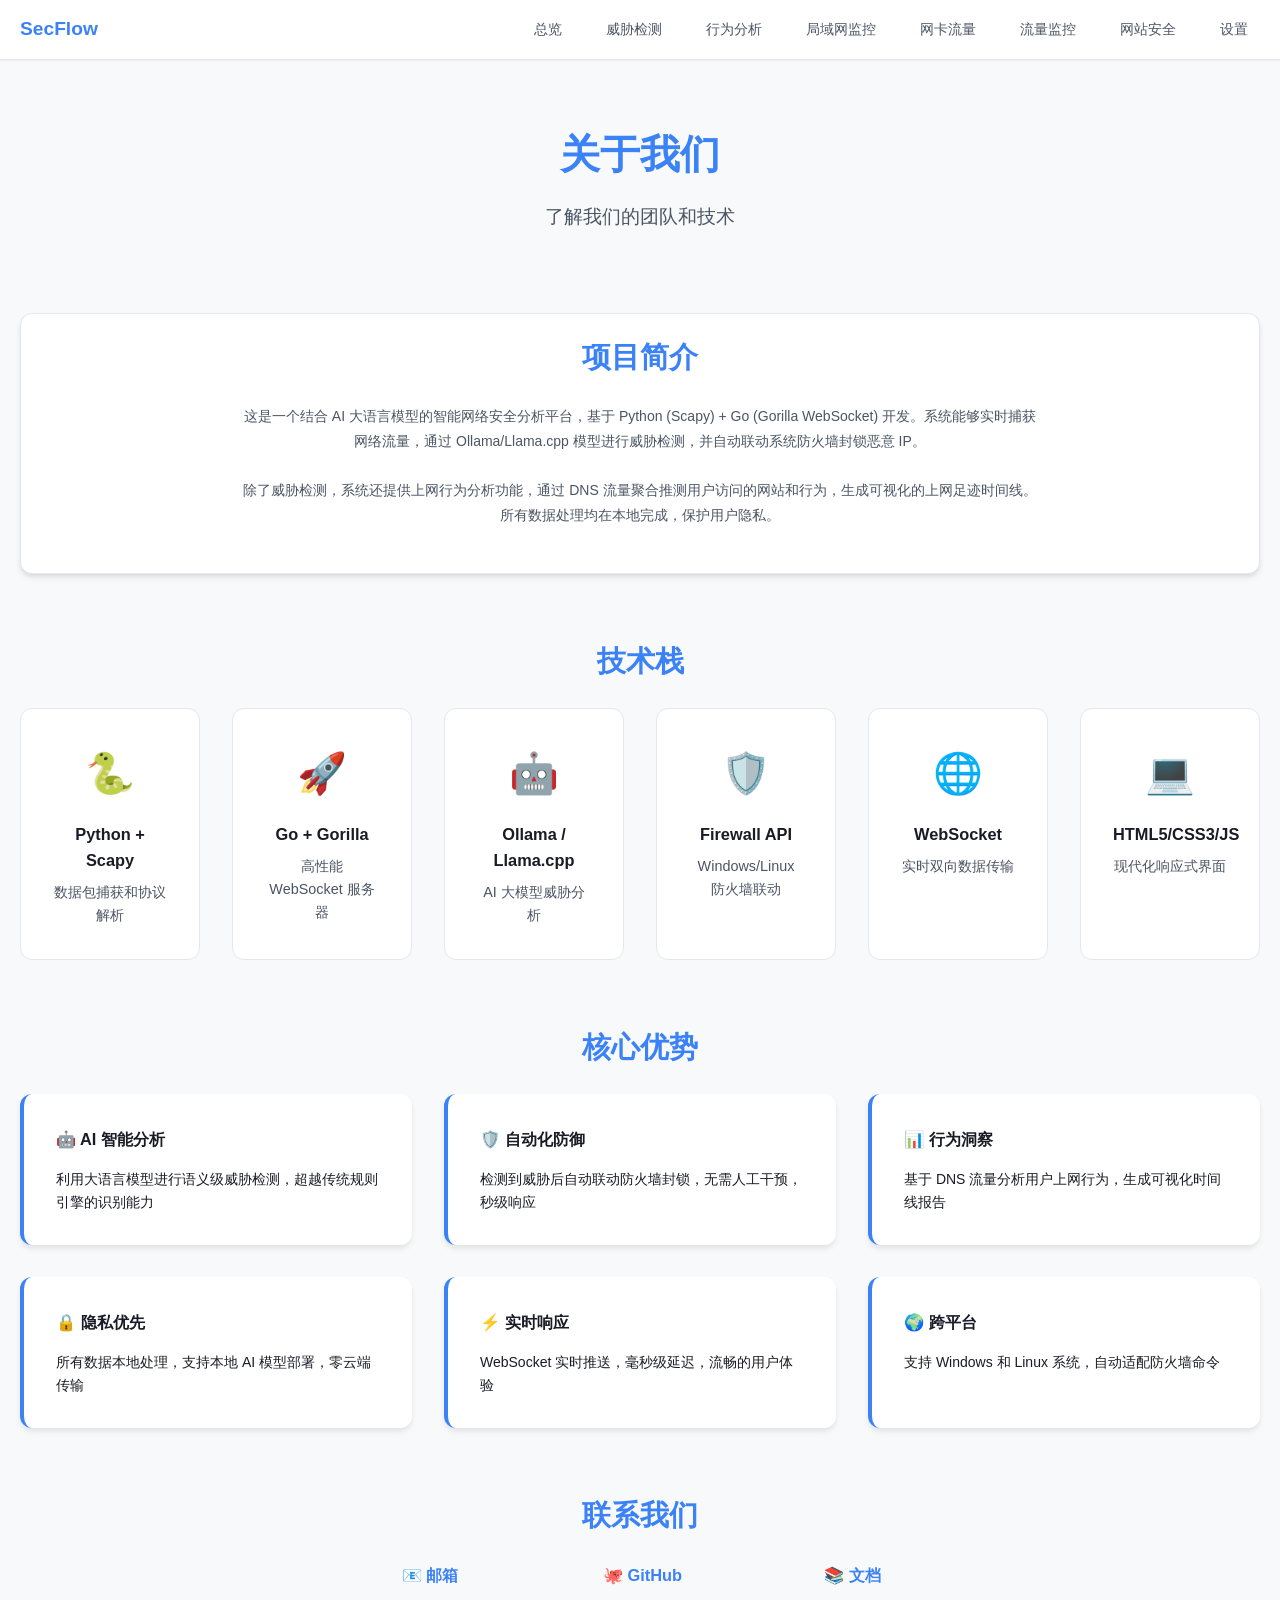
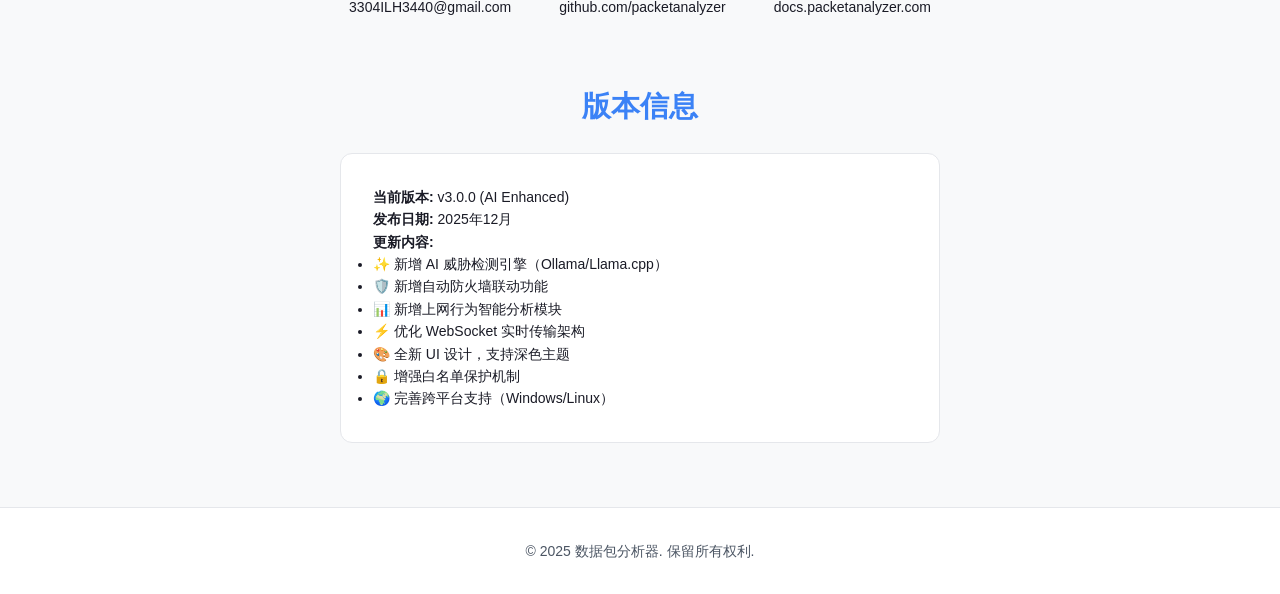
<file: static/about.html>
<!DOCTYPE html>
<html lang="zh-CN">

<head>
    <meta charset="UTF-8">
    <meta name="viewport" content="width=device-width, initial-scale=1.0">
    <title>关于我们 - 数据包分析器</title>
    <link rel="stylesheet" href="style.css">
</head>

<body>
    <nav class="navbar">
        <div class="nav-container">
            <div class="nav-logo">
                <h2>SecFlow</h2>
            </div>
            <ul class="nav-menu">
                <li><a href="index.html" class="nav-link">总览</a></li>
                <li><a href="analyzer.html" class="nav-link">威胁检测</a></li>
                <li><a href="report.html" class="nav-link">行为分析</a></li>
                <li><a href="lan_monitor.html" class="nav-link">局域网监控</a></li>
                <li><a href="nic_traffic.html" class="nav-link">网卡流量</a></li>
                <li><a href="traffic_monitor.html" class="nav-link">流量监控</a></li>
                <li><a href="website_security.html" class="nav-link">网站安全</a></li>
                <li><a href="settings.html" class="nav-link">设置</a></li>
            </ul>
        </div>
    </nav>

    <div class="container">
        <section class="page-header">
            <h1>关于我们</h1>
            <p>了解我们的团队和技术</p>
        </section>

        <section class="about-content">
            <div class="about-section">
                <h2>项目简介</h2>
                <p>这是一个结合 AI 大语言模型的智能网络安全分析平台，基于 Python (Scapy) + Go (Gorilla WebSocket) 开发。系统能够实时捕获网络流量，通过
                    Ollama/Llama.cpp 模型进行威胁检测，并自动联动系统防火墙封锁恶意 IP。</p>
                <p>除了威胁检测，系统还提供上网行为分析功能，通过 DNS 流量聚合推测用户访问的网站和行为，生成可视化的上网足迹时间线。所有数据处理均在本地完成，保护用户隐私。</p>
            </div>

            <div class="tech-stack">
                <h2>技术栈</h2>
                <div class="tech-grid">
                    <div class="tech-item">
                        <div class="tech-icon">🐍</div>
                        <h3>Python + Scapy</h3>
                        <p>数据包捕获和协议解析</p>
                    </div>
                    <div class="tech-item">
                        <div class="tech-icon">🚀</div>
                        <h3>Go + Gorilla</h3>
                        <p>高性能 WebSocket 服务器</p>
                    </div>
                    <div class="tech-item">
                        <div class="tech-icon">🤖</div>
                        <h3>Ollama / Llama.cpp</h3>
                        <p>AI 大模型威胁分析</p>
                    </div>
                    <div class="tech-item">
                        <div class="tech-icon">🛡️</div>
                        <h3>Firewall API</h3>
                        <p>Windows/Linux 防火墙联动</p>
                    </div>
                    <div class="tech-item">
                        <div class="tech-icon">🌐</div>
                        <h3>WebSocket</h3>
                        <p>实时双向数据传输</p>
                    </div>
                    <div class="tech-item">
                        <div class="tech-icon">💻</div>
                        <h3>HTML5/CSS3/JS</h3>
                        <p>现代化响应式界面</p>
                    </div>
                </div>
            </div>

            <div class="features-overview">
                <h2>核心优势</h2>
                <div class="advantages-grid">
                    <div class="advantage-item">
                        <h3>🤖 AI 智能分析</h3>
                        <p>利用大语言模型进行语义级威胁检测，超越传统规则引擎的识别能力</p>
                    </div>
                    <div class="advantage-item">
                        <h3>🛡️ 自动化防御</h3>
                        <p>检测到威胁后自动联动防火墙封锁，无需人工干预，秒级响应</p>
                    </div>
                    <div class="advantage-item">
                        <h3>📊 行为洞察</h3>
                        <p>基于 DNS 流量分析用户上网行为，生成可视化时间线报告</p>
                    </div>
                    <div class="advantage-item">
                        <h3>🔒 隐私优先</h3>
                        <p>所有数据本地处理，支持本地 AI 模型部署，零云端传输</p>
                    </div>
                    <div class="advantage-item">
                        <h3>⚡ 实时响应</h3>
                        <p>WebSocket 实时推送，毫秒级延迟，流畅的用户体验</p>
                    </div>
                    <div class="advantage-item">
                        <h3>🌍 跨平台</h3>
                        <p>支持 Windows 和 Linux 系统，自动适配防火墙命令</p>
                    </div>
                </div>
            </div>

            <div class="contact-section">
                <h2>联系我们</h2>
                <div class="contact-info">
                    <div class="contact-item">
                        <h3>📧 邮箱</h3>
                        <p>3304ILH3440@gmail.com</p>
                    </div>
                    <div class="contact-item">
                        <h3>🐙 GitHub</h3>
                        <p>github.com/packetanalyzer</p>
                    </div>
                    <div class="contact-item">
                        <h3>📚 文档</h3>
                        <p>docs.packetanalyzer.com</p>
                    </div>
                </div>
            </div>

            <div class="version-info">
                <h2>版本信息</h2>
                <div class="version-details">
                    <p><strong>当前版本:</strong> v3.0.0 (AI Enhanced)</p>
                    <p><strong>发布日期:</strong> 2025年12月</p>
                    <p><strong>更新内容:</strong></p>
                    <ul>
                        <li>✨ 新增 AI 威胁检测引擎（Ollama/Llama.cpp）</li>
                        <li>🛡️ 新增自动防火墙联动功能</li>
                        <li>📊 新增上网行为智能分析模块</li>
                        <li>⚡ 优化 WebSocket 实时传输架构</li>
                        <li>🎨 全新 UI 设计，支持深色主题</li>
                        <li>🔒 增强白名单保护机制</li>
                        <li>🌍 完善跨平台支持（Windows/Linux）</li>
                    </ul>
                </div>
            </div>
        </section>
    </div>

    <footer class="footer">
        <div class="footer-content">
            <p>&copy; 2025 数据包分析器. 保留所有权利.</p>
        </div>
    </footer>
</body>

</html>
</file>
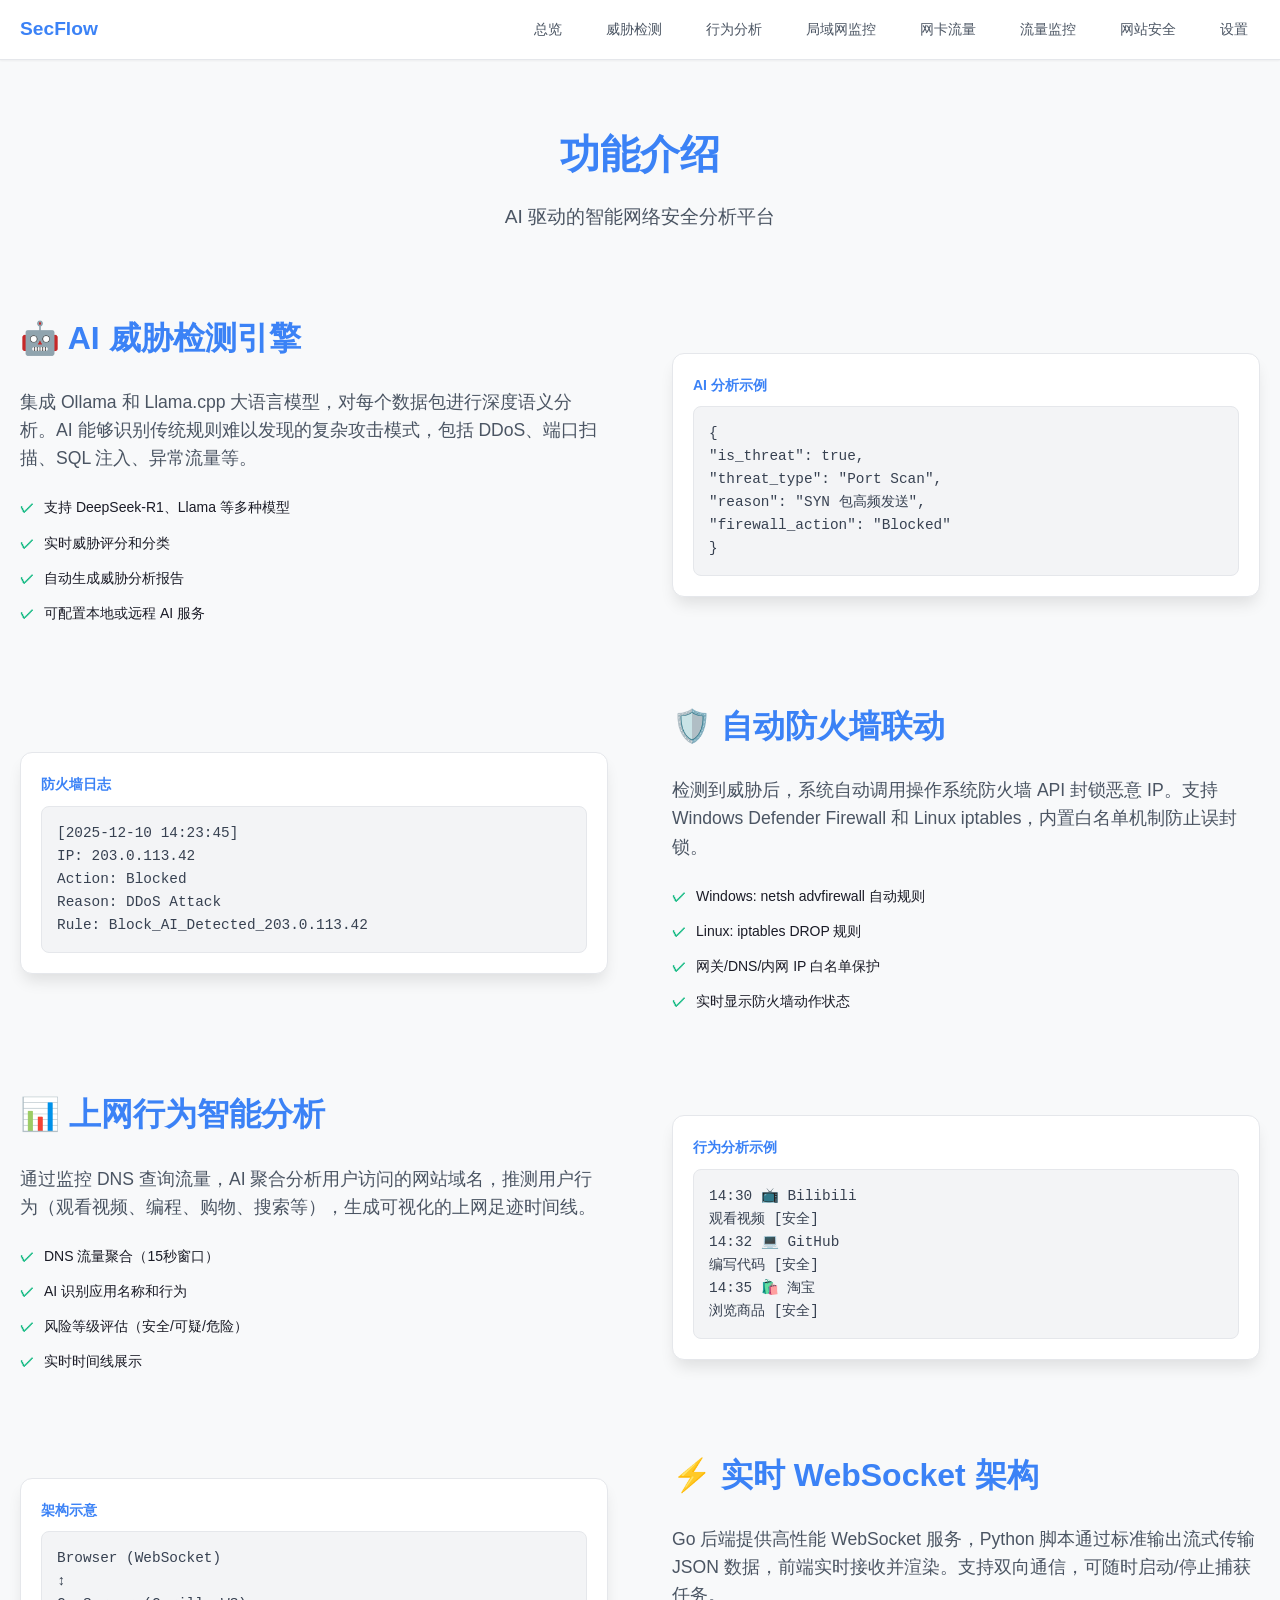
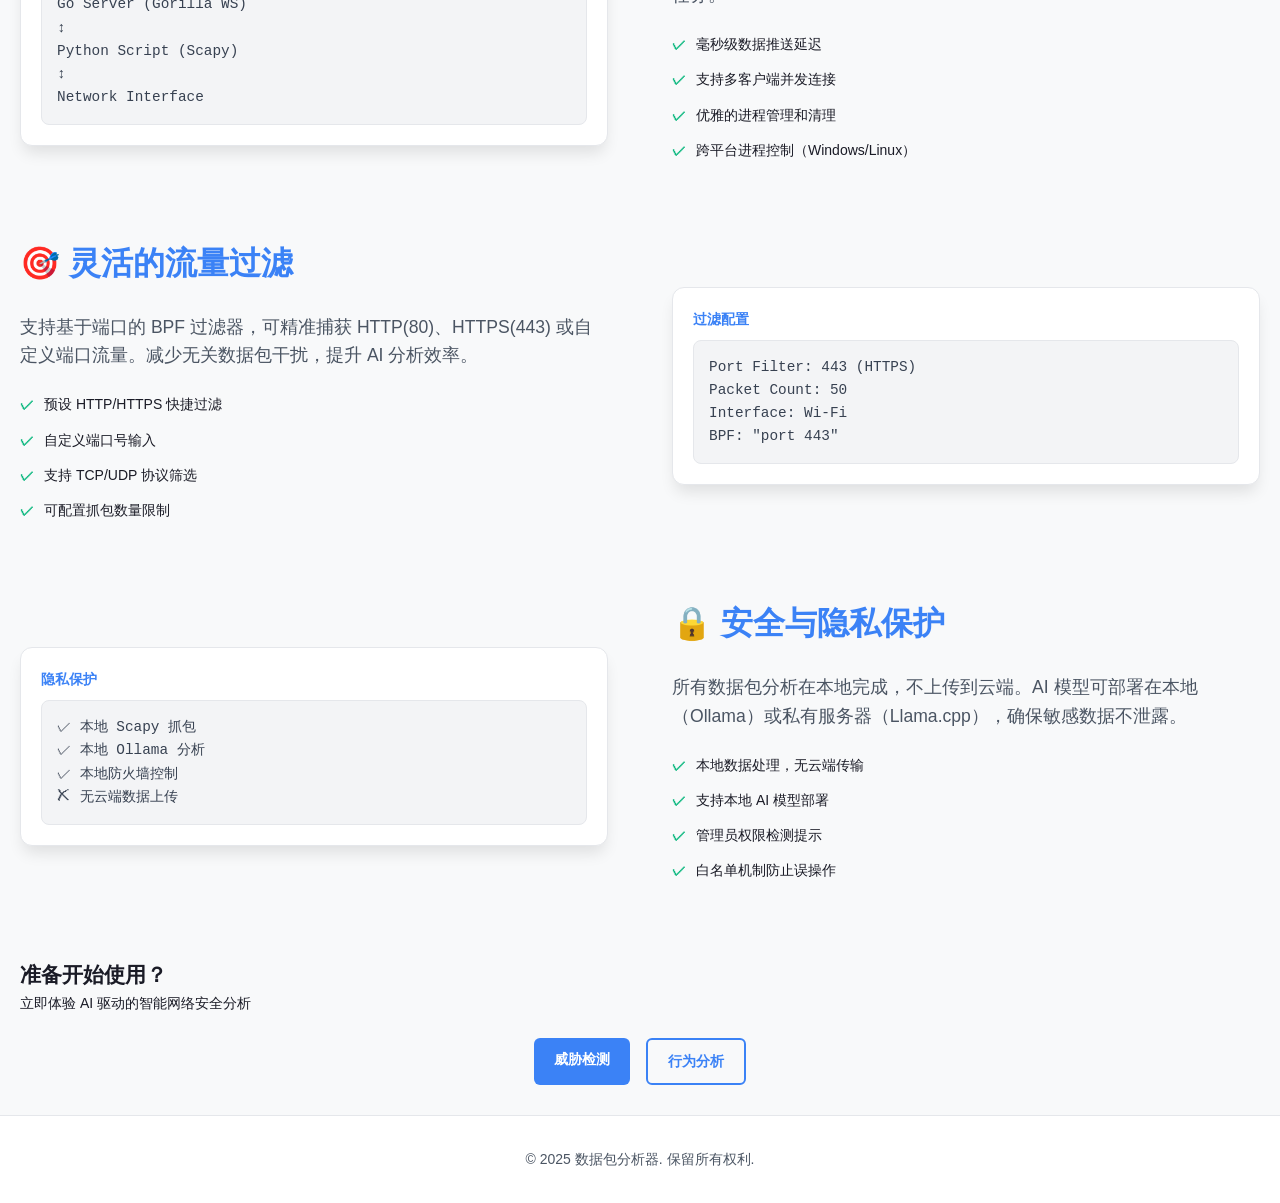
<file: static/features.html>
<!DOCTYPE html>
<html lang="zh-CN">

<head>
    <meta charset="UTF-8">
    <meta name="viewport" content="width=device-width, initial-scale=1.0">
    <title>功能介绍 - 数据包分析器</title>
    <link rel="stylesheet" href="style.css">
</head>

<body>
    <nav class="navbar">
        <div class="nav-container">
            <div class="nav-logo">
                <h2>SecFlow</h2>
            </div>
            <ul class="nav-menu">
                <li><a href="index.html" class="nav-link">总览</a></li>
                <li><a href="analyzer.html" class="nav-link">威胁检测</a></li>
                <li><a href="report.html" class="nav-link">行为分析</a></li>
                <li><a href="lan_monitor.html" class="nav-link">局域网监控</a></li>
                <li><a href="nic_traffic.html" class="nav-link">网卡流量</a></li>
                <li><a href="traffic_monitor.html" class="nav-link">流量监控</a></li>
                <li><a href="website_security.html" class="nav-link">网站安全</a></li>
                <li><a href="settings.html" class="nav-link">设置</a></li>
            </ul>
        </div>
    </nav>

    <div class="container">
        <section class="page-header">
            <h1>功能介绍</h1>
            <p>AI 驱动的智能网络安全分析平台</p>
        </section>

        <section class="feature-detail">
            <div class="feature-section">
                <div class="feature-content">
                    <h2>🤖 AI 威胁检测引擎</h2>
                    <p>集成 Ollama 和 Llama.cpp 大语言模型，对每个数据包进行深度语义分析。AI 能够识别传统规则难以发现的复杂攻击模式，包括 DDoS、端口扫描、SQL 注入、异常流量等。</p>
                    <ul>
                        <li>支持 DeepSeek-R1、Llama 等多种模型</li>
                        <li>实时威胁评分和分类</li>
                        <li>自动生成威胁分析报告</li>
                        <li>可配置本地或远程 AI 服务</li>
                    </ul>
                </div>
                <div class="feature-demo">
                    <div class="demo-box">
                        <h4>AI 分析示例</h4>
                        <div class="code-block">
                            <code>
{<br>
  "is_threat": true,<br>
  "threat_type": "Port Scan",<br>
  "reason": "SYN 包高频发送",<br>
  "firewall_action": "Blocked"<br>
}
                            </code>
                        </div>
                    </div>
                </div>
            </div>

            <div class="feature-section reverse">
                <div class="feature-content">
                    <h2>🛡️ 自动防火墙联动</h2>
                    <p>检测到威胁后，系统自动调用操作系统防火墙 API 封锁恶意 IP。支持 Windows Defender Firewall 和 Linux iptables，内置白名单机制防止误封锁。</p>
                    <ul>
                        <li>Windows: netsh advfirewall 自动规则</li>
                        <li>Linux: iptables DROP 规则</li>
                        <li>网关/DNS/内网 IP 白名单保护</li>
                        <li>实时显示防火墙动作状态</li>
                    </ul>
                </div>
                <div class="feature-demo">
                    <div class="demo-box">
                        <h4>防火墙日志</h4>
                        <div class="code-block">
                            <code>
[2025-12-10 14:23:45]<br>
IP: 203.0.113.42<br>
Action: Blocked<br>
Reason: DDoS Attack<br>
Rule: Block_AI_Detected_203.0.113.42
                            </code>
                        </div>
                    </div>
                </div>
            </div>

            <div class="feature-section">
                <div class="feature-content">
                    <h2>📊 上网行为智能分析</h2>
                    <p>通过监控 DNS 查询流量，AI 聚合分析用户访问的网站域名，推测用户行为（观看视频、编程、购物、搜索等），生成可视化的上网足迹时间线。</p>
                    <ul>
                        <li>DNS 流量聚合（15秒窗口）</li>
                        <li>AI 识别应用名称和行为</li>
                        <li>风险等级评估（安全/可疑/危险）</li>
                        <li>实时时间线展示</li>
                    </ul>
                </div>
                <div class="feature-demo">
                    <div class="demo-box">
                        <h4>行为分析示例</h4>
                        <div class="code-block">
                            <code>
14:30 📺 Bilibili<br>
      观看视频 [安全]<br>
14:32 💻 GitHub<br>
      编写代码 [安全]<br>
14:35 🛍️ 淘宝<br>
      浏览商品 [安全]
                            </code>
                        </div>
                    </div>
                </div>
            </div>

            <div class="feature-section reverse">
                <div class="feature-content">
                    <h2>⚡ 实时 WebSocket 架构</h2>
                    <p>Go 后端提供高性能 WebSocket 服务，Python 脚本通过标准输出流式传输 JSON 数据，前端实时接收并渲染。支持双向通信，可随时启动/停止捕获任务。</p>
                    <ul>
                        <li>毫秒级数据推送延迟</li>
                        <li>支持多客户端并发连接</li>
                        <li>优雅的进程管理和清理</li>
                        <li>跨平台进程控制（Windows/Linux）</li>
                    </ul>
                </div>
                <div class="feature-demo">
                    <div class="demo-box">
                        <h4>架构示意</h4>
                        <div class="code-block">
                            <code>
Browser (WebSocket)<br>
    ↕<br>
Go Server (Gorilla WS)<br>
    ↕<br>
Python Script (Scapy)<br>
    ↕<br>
Network Interface
                            </code>
                        </div>
                    </div>
                </div>
            </div>

            <div class="feature-section">
                <div class="feature-content">
                    <h2>🎯 灵活的流量过滤</h2>
                    <p>支持基于端口的 BPF 过滤器，可精准捕获 HTTP(80)、HTTPS(443) 或自定义端口流量。减少无关数据包干扰，提升 AI 分析效率。</p>
                    <ul>
                        <li>预设 HTTP/HTTPS 快捷过滤</li>
                        <li>自定义端口号输入</li>
                        <li>支持 TCP/UDP 协议筛选</li>
                        <li>可配置抓包数量限制</li>
                    </ul>
                </div>
                <div class="feature-demo">
                    <div class="demo-box">
                        <h4>过滤配置</h4>
                        <div class="code-block">
                            <code>
Port Filter: 443 (HTTPS)<br>
Packet Count: 50<br>
Interface: Wi-Fi<br>
BPF: "port 443"
                            </code>
                        </div>
                    </div>
                </div>
            </div>

            <div class="feature-section reverse">
                <div class="feature-content">
                    <h2>🔒 安全与隐私保护</h2>
                    <p>所有数据包分析在本地完成，不上传到云端。AI 模型可部署在本地（Ollama）或私有服务器（Llama.cpp），确保敏感数据不泄露。</p>
                    <ul>
                        <li>本地数据处理，无云端传输</li>
                        <li>支持本地 AI 模型部署</li>
                        <li>管理员权限检测提示</li>
                        <li>白名单机制防止误操作</li>
                    </ul>
                </div>
                <div class="feature-demo">
                    <div class="demo-box">
                        <h4>隐私保护</h4>
                        <div class="code-block">
                            <code>
✓ 本地 Scapy 抓包<br>
✓ 本地 Ollama 分析<br>
✓ 本地防火墙控制<br>
✗ 无云端数据上传
                            </code>
                        </div>
                    </div>
                </div>
            </div>
        </section>

        <section class="cta-section">
            <h2>准备开始使用？</h2>
            <p>立即体验 AI 驱动的智能网络安全分析</p>
            <div style="display: flex; gap: 1rem; justify-content: center; margin-top: 1.5rem;">
                <a href="analyzer.html" class="btn btn-primary">威胁检测</a>
                <a href="report.html" class="btn btn-secondary">行为分析</a>
            </div>
        </section>
    </div>

    <footer class="footer">
        <div class="footer-content">
            <p>&copy; 2025 数据包分析器. 保留所有权利.</p>
        </div>
    </footer>
</body>

</html>
</file>
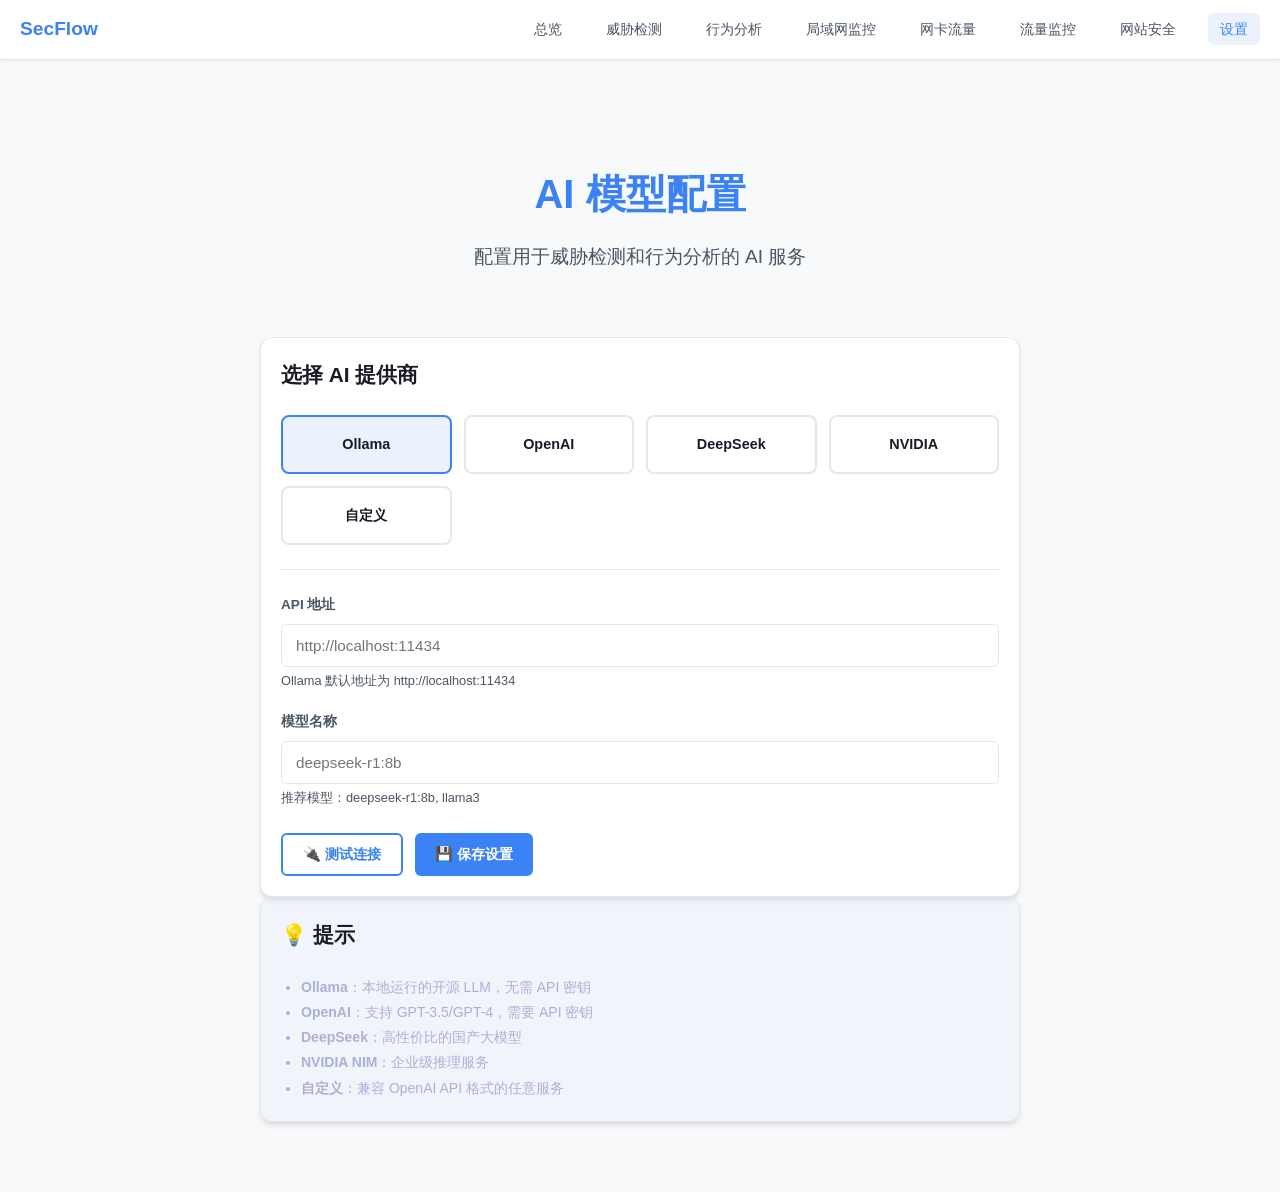
<file: static/settings.html>
<!DOCTYPE html>
<html lang="zh-CN">

<head>
    <meta charset="UTF-8">
    <meta name="viewport" content="width=device-width, initial-scale=1.0">
    <title>AI 设置 | 网络安全分析系统</title>
    <link rel="stylesheet" href="style.css">
    <style>
        .settings-container {
            max-width: 800px;
            margin: 0 auto;
            padding: 40px 20px;
        }

        .settings-card h2 {
            margin-bottom: 24px;
            font-size: 1.3rem;
            display: flex;
            align-items: center;
            gap: 10px;
        }

        .form-group {
            margin-bottom: 20px;
        }

        .form-group label {
            display: block;
            margin-bottom: 8px;
        }

        .form-group .hint {
            font-size: 0.8rem;
            color: var(--text-secondary);
            margin-top: 4px;
        }

        .form-control {
            width: 100%;
            padding: 12px 14px;
            border-radius: 6px;
            font-size: 0.95rem;
            transition: border-color 0.2s, box-shadow 0.2s;
        }

        select.form-control {
            cursor: pointer;
        }

        .provider-grid {
            display: grid;
            grid-template-columns: repeat(auto-fit, minmax(140px, 1fr));
            gap: 12px;
            margin-bottom: 24px;
        }

        .provider-option {
            background: transparent;
            border: 2px solid var(--border-color);
            border-radius: 8px;
            padding: 16px;
            text-align: center;
            cursor: pointer;
            transition: all 0.2s;
        }

        .provider-option:hover {
            background: rgba(59, 130, 246, 0.05);
            border-color: var(--primary-color);
        }

        .provider-option.active {
            background: rgba(59, 130, 246, 0.1);
            border-color: var(--primary-color);
        }

        .provider-option .icon {
            font-size: 1.8rem;
            margin-bottom: 8px;
        }

        .provider-option .name {
            font-weight: 600;
            font-size: 0.9rem;
        }

        .btn-row {
            display: flex;
            gap: 12px;
            margin-top: 24px;
        }

        .test-result {
            margin-top: 16px;
            padding: 16px;
            border-radius: 8px;
            display: none;
        }

        .test-result.success {
            display: block;
            background: #ecfdf5;
            border: 1px solid #d1fae5;
            color: #059669;
        }

        .test-result.error {
            display: block;
            background: #fef2f2;
            border: 1px solid #fee2e2;
            color: #dc2626;
        }

        .divider {
            height: 1px;
            background: var(--border-color);
            margin: 24px 0;
        }

        /* Conditional fields */
        .conditional-field {
            display: none;
        }

        .conditional-field.visible {
            display: block;
        }
    </style>
</head>

<body>
    <nav class="navbar">
        <div class="nav-container">
            <div class="nav-logo">
                <h2>SecFlow</h2>
            </div>
            <ul class="nav-menu">
                <li><a href="index.html" class="nav-link">总览</a></li>
                <li><a href="analyzer.html" class="nav-link">威胁检测</a></li>
                <li><a href="report.html" class="nav-link">行为分析</a></li>
                <li><a href="lan_monitor.html" class="nav-link">局域网监控</a></li>
                <li><a href="nic_traffic.html" class="nav-link">网卡流量</a></li>
                <li><a href="traffic_monitor.html" class="nav-link">流量监控</a></li>
                <li><a href="website_security.html" class="nav-link">网站安全</a></li>
                <li><a href="settings.html" class="nav-link active">设置</a></li>
            </ul>
        </div>
    </nav>

    <div class="container">
        <div class="settings-container">
            <section class="page-header" style="margin-bottom: 2rem; text-align: center;">
                <h1>AI 模型配置</h1>
                <p>配置用于威胁检测和行为分析的 AI 服务</p>
            </section>

            <div class="settings-card">
                <h2>选择 AI 提供商</h2>
                <div class="provider-grid" id="provider-grid">
                    <div class="provider-option active" data-provider="ollama">
                        <div class="name">Ollama</div>
                    </div>
                    <div class="provider-option" data-provider="openai">
                        <div class="name">OpenAI</div>
                    </div>
                    <div class="provider-option" data-provider="deepseek">
                        <div class="name">DeepSeek</div>
                    </div>
                    <div class="provider-option" data-provider="nvidia">
                        <div class="name">NVIDIA</div>
                    </div>
                    <div class="provider-option" data-provider="custom">
                        <div class="name">自定义</div>
                    </div>
                </div>

                <div class="divider"></div>

                <!-- API Key (for cloud providers) -->
                <div class="form-group conditional-field" id="api-key-group">
                    <label for="api-key">API 密钥</label>
                    <input type="password" id="api-key" class="form-control" placeholder="sk-xxxxxxxxxxxxxxxx">
                    <div class="hint">您的 API 密钥将仅保存在本地浏览器中</div>
                </div>

                <!-- API Base URL (for ollama/custom) -->
                <div class="form-group conditional-field" id="api-base-group">
                    <label for="api-base">API 地址</label>
                    <input type="text" id="api-base" class="form-control" placeholder="http://localhost:11434">
                    <div class="hint" id="api-base-hint">Ollama 默认地址为 http://localhost:11434</div>
                </div>

                <!-- Model Name -->
                <div class="form-group">
                    <label for="model-name">模型名称</label>
                    <input type="text" id="model-name" class="form-control" placeholder="deepseek-r1:8b">
                    <div class="hint" id="model-hint">推荐模型：deepseek-r1:8b (Ollama)</div>
                </div>

                <div class="btn-row">
                    <button id="test-btn" class="btn btn-secondary">🔌 测试连接</button>
                    <button id="save-btn" class="btn btn-primary">💾 保存设置</button>
                </div>

                <div class="test-result" id="test-result">
                    <span class="icon"></span>
                    <span class="message"></span>
                </div>
            </div>

            <div class="settings-card" style="background: rgba(122, 162, 247, 0.05);">
                <h2>💡 提示</h2>
                <ul style="color: #a9b1d6; line-height: 1.8; padding-left: 20px;">
                    <li><strong>Ollama</strong>：本地运行的开源 LLM，无需 API 密钥</li>
                    <li><strong>OpenAI</strong>：支持 GPT-3.5/GPT-4，需要 API 密钥</li>
                    <li><strong>DeepSeek</strong>：高性价比的国产大模型</li>
                    <li><strong>NVIDIA NIM</strong>：企业级推理服务</li>
                    <li><strong>自定义</strong>：兼容 OpenAI API 格式的任意服务</li>
                </ul>
            </div>
        </div>
    </div>

    <script src="settings.js"></script>
</body>

</html>
</file>
<file: static/style.css>
/* --- Global Styles (Light Theme) --- */
:root {
    --bg-primary: #ffffff;
    --bg-secondary: #f8f9fa;
    --bg-card: #ffffff;
    --text-primary: #1a1b26;
    --text-secondary: #4b5563;
    --border-color: #e5e7eb;
    --primary-color: #3b82f6;
    /* Blue */
    --primary-hover: #2563eb;
    --danger-color: #ef4444;
    --danger-hover: #dc2626;
    --success-color: #10b981;
    --text-accent: #2563eb;
    --header-height: 60px;
}

* {
    box-sizing: border-box;
    margin: 0;
    padding: 0;
}

body {
    background-color: var(--bg-secondary);
    color: var(--text-primary);
    font-family: -apple-system, BlinkMacSystemFont, 'Segoe UI', Roboto, Helvetica, Arial, sans-serif;
    font-size: 14px;
    line-height: 1.6;
}

/* --- Navbar --- */
.navbar {
    background-color: rgba(255, 255, 255, 0.95);
    height: var(--header-height);
    border-bottom: 1px solid var(--border-color);
    display: flex;
    align-items: center;
    padding: 0 20px;
    position: sticky;
    top: 0;
    z-index: 1000;
    backdrop-filter: blur(10px);
    -webkit-backdrop-filter: blur(10px);
    box-shadow: 0 1px 2px rgba(0, 0, 0, 0.05);
}

.nav-container {
    width: 100%;
    max-width: 1400px;
    margin: 0 auto;
    display: flex;
    justify-content: space-between;
    align-items: center;
}

.nav-logo h2 {
    color: var(--primary-color);
    margin: 0;
    font-size: 1.2rem;
    font-weight: 700;
}

.nav-menu {
    list-style: none;
    display: flex;
    gap: 20px;
    margin: 0;
    padding: 0;
}

.nav-link {
    color: var(--text-secondary);
    text-decoration: none;
    font-weight: 500;
    padding: 8px 12px;
    border-radius: 6px;
    transition: all 0.2s;
}

.nav-link:hover,
.nav-link.active {
    color: var(--primary-color);
    background-color: rgba(59, 130, 246, 0.1);
}

/* --- Main Container --- */
.container {
    max-width: 1400px;
    margin: 30px auto;
    padding: 0 20px;
}

h1,
h2,
h3,
h4,
h5,
h6 {
    color: var(--text-primary);
}

/* --- Dashboard Header (Controls + Status) --- */
.dashboard-header {
    display: grid;
    grid-template-columns: 3fr 1fr;
    gap: 20px;
    margin-bottom: 20px;
}

/* Common Card Styles */
.controls-card,
.status-card,
.settings-card,
.feature-card,
.about-section {
    background-color: var(--bg-card);
    padding: 20px;
    border-radius: 12px;
    border: 1px solid var(--border-color);
    box-shadow: 0 4px 6px -1px rgba(0, 0, 0, 0.1), 0 2px 4px -1px rgba(0, 0, 0, 0.06);
}

/* Controls Layout */
.control-row {
    display: flex;
    gap: 15px;
    margin-bottom: 15px;
}

.control-group {
    flex: 1;
    display: flex;
    flex-direction: column;
    gap: 8px;
}

label {
    font-size: 0.85rem;
    color: var(--text-secondary);
    font-weight: 600;
}

select,
input {
    background-color: #ffffff;
    border: 1px solid var(--border-color);
    color: var(--text-primary);
    padding: 8px 12px;
    border-radius: 6px;
    font-size: 0.9rem;
    outline: none;
    transition: border-color 0.2s;
}

select:focus,
input:focus {
    border-color: var(--primary-color);
    box-shadow: 0 0 0 2px rgba(59, 130, 246, 0.2);
}

select:disabled,
input:disabled {
    background-color: #f3f4f6;
    cursor: not-allowed;
}

/* Button Styles */
.button-row {
    display: flex;
    gap: 10px;
}

button,
.btn {
    padding: 10px 20px;
    border-radius: 6px;
    font-weight: 600;
    cursor: pointer;
    border: none;
    transition: all 0.2s;
    font-size: 0.9rem;
    display: inline-block;
    text-align: center;
    text-decoration: none;
}

.btn-primary,
#start-btn {
    background-color: var(--primary-color);
    color: #ffffff;
}

.btn-primary:hover,
#start-btn:hover {
    background-color: var(--primary-hover);
    transform: translateY(-1px);
    box-shadow: 0 4px 6px rgba(59, 130, 246, 0.25);
}

.btn-danger,
#stop-btn {
    background-color: var(--danger-color);
    color: #ffffff;
}

.btn-danger:hover,
#stop-btn:hover {
    background-color: var(--danger-hover);
    transform: translateY(-1px);
}

.btn:disabled {
    background-color: #e5e7eb;
    cursor: not-allowed;
    color: #9ca3af;
    transform: none;
    box-shadow: none;
}

/* Status Bar Layout */
.status-card {
    display: flex;
    flex-direction: column;
    justify-content: center;
    gap: 15px;
}

.status-item {
    display: flex;
    justify-content: space-between;
    align-items: center;
    border-bottom: 1px solid var(--border-color);
    padding-bottom: 5px;
}

.status-item:last-child {
    border-bottom: none;
}

.status-label {
    color: var(--text-secondary);
}

.status-value {
    font-size: 1.1rem;
    font-weight: bold;
    color: var(--text-primary);
}

.status-value.active {
    color: var(--success-color);
}

/* --- Table Area --- */
.table-container {
    background-color: var(--bg-card);
    border-radius: 12px;
    border: 1px solid var(--border-color);
    overflow: hidden;
    min-height: 400px;
    box-shadow: 0 4px 6px -1px rgba(0, 0, 0, 0.1);
}

.packet-table {
    width: 100%;
    border-collapse: collapse;
    text-align: left;
}

.packet-table th {
    background-color: #f9fafb;
    color: var(--text-secondary);
    padding: 15px;
    font-weight: 600;
    border-bottom: 2px solid var(--border-color);
    font-size: 0.85rem;
    text-transform: uppercase;
    letter-spacing: 0.05em;
}

.packet-table td {
    padding: 12px 15px;
    border-bottom: 1px solid var(--border-color);
    color: var(--text-primary);
}

.packet-table tr:hover {
    background-color: #f3f4f6;
}

/* Threat Row Highlights */
.table-danger-row {
    background-color: #fecaca !important;
    /* Low opacity red */
}

.table-danger-row:hover {
    background-color: #fee2e2 !important;
}

/* Badges */
.badge {
    padding: 4px 8px;
    border-radius: 4px;
    font-size: 0.8rem;
    font-weight: bold;
    display: inline-block;
}

.badge-safe {
    background-color: #ecfdf5;
    color: #059669;
    border: 1px solid #d1fae5;
}

.badge-danger {
    background-color: #fef2f2;
    color: #dc2626;
    border: 1px solid #fee2e2;
}

.btn-detail {
    background: transparent;
    border: 1px solid var(--primary-color);
    color: var(--primary-color);
    padding: 4px 8px;
    border-radius: 4px;
    font-size: 0.8rem;
}

.btn-detail:hover {
    background-color: var(--primary-color);
    color: #fff;
}

.empty-state {
    text-align: center;
    padding: 60px;
    color: var(--text-secondary);
    font-style: italic;
}

/* --- Modals --- */
.modal {
    display: none;
    position: fixed;
    z-index: 1100;
    left: 0;
    top: 0;
    width: 100%;
    height: 100%;
    background-color: rgba(0, 0, 0, 0.5);
    backdrop-filter: blur(2px);
}

.modal-content {
    background-color: var(--bg-card);
    margin: 5vh auto;
    width: 90%;
    max-width: 900px;
    border-radius: 12px;
    border: 1px solid var(--border-color);
    box-shadow: 0 20px 25px -5px rgba(0, 0, 0, 0.1), 0 10px 10px -5px rgba(0, 0, 0, 0.04);
    display: flex;
    flex-direction: column;
    max-height: 90vh;
}

.modal-header {
    padding: 15px 20px;
    border-bottom: 1px solid var(--border-color);
    display: flex;
    justify-content: space-between;
    align-items: center;
    background-color: #f9fafb;
    border-radius: 12px 12px 0 0;
}

.modal-header h3 {
    margin: 0;
    color: var(--text-primary);
}

.close-modal {
    font-size: 24px;
    cursor: pointer;
    color: var(--text-secondary);
}

.close-modal:hover {
    color: var(--text-primary);
}

.modal-body {
    padding: 20px;
    overflow-y: auto;
    display: grid;
    grid-template-columns: 1fr 1fr;
    gap: 20px;
}

.ai-section {
    background-color: #eff6ff;
    padding: 15px;
    border-radius: 8px;
    border: 1px solid #dbeafe;
}

.raw-section pre {
    background-color: #f3f4f6;
    padding: 15px;
    border-radius: 8px;
    overflow-x: auto;
    font-family: 'Consolas', monospace;
    font-size: 0.85rem;
    color: #374151;
    margin: 0;
    white-space: pre-wrap;
    word-wrap: break-word;
    border: 1px solid var(--border-color);
}

h4 {
    margin-top: 0;
    color: var(--primary-color);
    margin-bottom: 10px;
}

/* --- Hero Section (Index) --- */
.hero {
    display: grid;
    grid-template-columns: 1fr 1fr;
    gap: 4rem;
    align-items: center;
    min-height: 500px;
    margin-bottom: 4rem;
}

.hero-content h1 {
    font-size: 3.5rem;
    background: linear-gradient(135deg, var(--primary-color) 0%, #2563eb 100%);
    background-clip: text;
    -webkit-background-clip: text;
    -webkit-text-fill-color: transparent;
    margin-bottom: 1.5rem;
    line-height: 1.2;
    font-weight: 800;
}

.hero-subtitle {
    font-size: 1.2rem;
    color: var(--text-secondary);
    margin-bottom: 2rem;
}

.hero-buttons {
    display: flex;
    gap: 1rem;
}

.btn-secondary {
    background-color: transparent;
    color: var(--primary-color);
    border: 2px solid var(--primary-color);
}

.btn-secondary:hover {
    background-color: rgba(59, 130, 246, 0.05);
    color: var(--primary-hover);
}

/* Hero Image - Network Visualization */
.hero-image {
    position: relative;
    height: 450px;
    display: flex;
    align-items: center;
    justify-content: center;
}

.network-visualization {
    position: relative;
    width: 400px;
    height: 400px;
    border-radius: 20px;
    background: linear-gradient(135deg, #f8fafc 0%, #e2e8f0 100%);
    border: 1px solid #e2e8f0;
    overflow: hidden;
}

/* 背景网格 */
.grid-bg {
    position: absolute;
    top: 0;
    left: 0;
    width: 100%;
    height: 100%;
    background-image: 
        linear-gradient(rgba(59, 130, 246, 0.05) 1px, transparent 1px),
        linear-gradient(90deg, rgba(59, 130, 246, 0.05) 1px, transparent 1px);
    background-size: 20px 20px;
    animation: gridMove 20s linear infinite;
}

@keyframes gridMove {
    0% { transform: translate(0, 0); }
    100% { transform: translate(20px, 20px); }
}

/* 中心服务器节点 */
.server-node {
    position: absolute;
    top: 50%;
    left: 50%;
    transform: translate(-50%, -50%);
    z-index: 10;
}

.server-icon {
    font-size: 3rem;
    position: relative;
    z-index: 2;
    animation: serverPulse 2s ease-in-out infinite;
}

@keyframes serverPulse {
    0%, 100% { transform: scale(1); }
    50% { transform: scale(1.1); }
}

.server-ring {
    position: absolute;
    top: 50%;
    left: 50%;
    transform: translate(-50%, -50%);
    width: 80px;
    height: 80px;
    border: 2px solid rgba(59, 130, 246, 0.3);
    border-radius: 50%;
    animation: ringExpand 2s ease-out infinite;
}

.server-ring.ring-2 {
    animation-delay: 1s;
}

@keyframes ringExpand {
    0% {
        width: 60px;
        height: 60px;
        opacity: 1;
    }
    100% {
        width: 120px;
        height: 120px;
        opacity: 0;
    }
}

/* 外围设备节点 */
.device-node {
    position: absolute;
    display: flex;
    flex-direction: column;
    align-items: center;
    gap: 5px;
    z-index: 5;
    animation: nodeFloat 3s ease-in-out infinite;
}

.device-node.device-1 { top: 10%; left: 20%; animation-delay: 0s; }
.device-node.device-2 { top: 10%; right: 20%; animation-delay: 0.5s; }
.device-node.device-3 { top: 42%; right: 5%; animation-delay: 1s; }
.device-node.device-4 { bottom: 15%; right: 20%; animation-delay: 1.5s; }
.device-node.device-5 { bottom: 15%; left: 20%; animation-delay: 2s; }
.device-node.device-6 { top: 42%; left: 5%; animation-delay: 2.5s; }

@keyframes nodeFloat {
    0%, 100% { transform: translateY(0); }
    50% { transform: translateY(-5px); }
}

.device-icon {
    font-size: 1.5rem;
    background: white;
    padding: 8px;
    border-radius: 50%;
    box-shadow: 0 2px 8px rgba(0, 0, 0, 0.1);
    border: 2px solid #e2e8f0;
    transition: all 0.3s ease;
}

.device-node:hover .device-icon {
    border-color: var(--primary-color);
    box-shadow: 0 4px 12px rgba(59, 130, 246, 0.3);
}

.device-label {
    font-size: 0.7rem;
    color: var(--text-secondary);
    background: rgba(255, 255, 255, 0.9);
    padding: 2px 6px;
    border-radius: 4px;
    white-space: nowrap;
}

/* 连接线 */
.connections {
    position: absolute;
    top: 0;
    left: 0;
    width: 100%;
    height: 100%;
    z-index: 1;
}

.connection-line {
    stroke: rgba(59, 130, 246, 0.2);
    stroke-width: 2;
    stroke-dasharray: 5, 5;
    animation: lineFlow 2s linear infinite;
}

@keyframes lineFlow {
    0% { stroke-dashoffset: 0; }
    100% { stroke-dashoffset: -20; }
}

/* 数据包 */
.data-packet {
    position: absolute;
    width: 12px;
    height: 12px;
    border-radius: 50%;
    z-index: 8;
}

.data-packet.safe {
    background: var(--success-color);
    box-shadow: 0 0 8px var(--success-color);
}

.data-packet.threat {
    background: var(--danger-color);
    box-shadow: 0 0 8px var(--danger-color);
    animation: threatPulse 0.5s ease-in-out infinite;
}

@keyframes threatPulse {
    0%, 100% { box-shadow: 0 0 8px var(--danger-color); }
    50% { box-shadow: 0 0 16px var(--danger-color), 0 0 24px var(--danger-color); }
}

/* 数据包动画路径 */
.packet-1 {
    top: 15%;
    left: 25%;
    animation: packetMove1 4s linear infinite;
}

.packet-2 {
    top: 15%;
    right: 25%;
    animation: packetMove2 5s linear infinite;
}

.packet-3 {
    top: 42%;
    right: 10%;
    animation: packetMove3 3s linear infinite;
}

.packet-4 {
    bottom: 20%;
    right: 25%;
    animation: packetMove4 4.5s linear infinite;
}

.packet-5 {
    bottom: 20%;
    left: 25%;
    animation: packetMove5 3.5s linear infinite;
}

.packet-6 {
    top: 42%;
    left: 10%;
    animation: packetMove6 3s linear infinite;
}

@keyframes packetMove1 {
    0% { top: 15%; left: 25%; opacity: 0; }
    10% { opacity: 1; }
    90% { opacity: 1; }
    100% { top: 50%; left: 50%; opacity: 0; }
}

@keyframes packetMove2 {
    0% { top: 15%; right: 25%; opacity: 0; }
    10% { opacity: 1; }
    90% { opacity: 1; }
    100% { top: 50%; right: 50%; opacity: 0; }
}

@keyframes packetMove3 {
    0% { top: 42%; right: 10%; opacity: 0; }
    10% { opacity: 1; }
    90% { opacity: 1; }
    100% { top: 50%; right: 50%; opacity: 0; }
}

@keyframes packetMove4 {
    0% { bottom: 20%; right: 25%; opacity: 0; }
    10% { opacity: 1; }
    90% { opacity: 1; }
    100% { bottom: 50%; right: 50%; opacity: 0; }
}

@keyframes packetMove5 {
    0% { bottom: 20%; left: 25%; opacity: 0; }
    10% { opacity: 1; }
    90% { opacity: 1; }
    100% { bottom: 50%; left: 50%; opacity: 0; }
}

@keyframes packetMove6 {
    0% { top: 42%; left: 10%; opacity: 0; }
    10% { opacity: 1; }
    90% { opacity: 1; }
    100% { top: 50%; left: 50%; opacity: 0; }
}

/* 数据标签 */
.packet-labels {
    position: absolute;
    bottom: 10px;
    left: 50%;
    transform: translateX(-50%);
    display: flex;
    gap: 15px;
    z-index: 10;
}

.label {
    font-size: 0.7rem;
    padding: 4px 10px;
    border-radius: 20px;
    display: flex;
    align-items: center;
    gap: 5px;
}

.label::before {
    content: '';
    width: 8px;
    height: 8px;
    border-radius: 50%;
}

.safe-label {
    background: rgba(16, 185, 129, 0.1);
    color: var(--success-color);
}

.safe-label::before {
    background: var(--success-color);
}

.threat-label {
    background: rgba(239, 68, 68, 0.1);
    color: var(--danger-color);
}

.threat-label::before {
    background: var(--danger-color);
}

/* 扫描线效果 */
.scan-line {
    position: absolute;
    top: 0;
    left: 0;
    width: 100%;
    height: 2px;
    background: linear-gradient(90deg, transparent, var(--primary-color), transparent);
    opacity: 0.5;
    animation: scanMove 3s ease-in-out infinite;
}

@keyframes scanMove {
    0% { top: 0; opacity: 0; }
    10% { opacity: 0.5; }
    90% { opacity: 0.5; }
    100% { top: 100%; opacity: 0; }
}

/* 统计信息覆盖层 */
.stats-overlay {
    position: absolute;
    top: 10px;
    right: 10px;
    display: flex;
    flex-direction: column;
    gap: 8px;
    z-index: 10;
}

.stat-mini {
    background: rgba(255, 255, 255, 0.95);
    padding: 8px 12px;
    border-radius: 8px;
    border: 1px solid #e2e8f0;
    display: flex;
    flex-direction: column;
    align-items: center;
    min-width: 60px;
}

.stat-mini .stat-value {
    font-size: 1.2rem;
    font-weight: 700;
    color: var(--primary-color);
}

.stat-mini .stat-name {
    font-size: 0.65rem;
    color: var(--text-secondary);
}

/* --- Features Section --- */
.features-preview {
    margin-bottom: 4rem;
}

.features-preview h2,
.features-grid h2 {
    text-align: center;
    color: var(--primary-color);
    font-size: 2.5rem;
    margin-bottom: 3rem;
}

.features-grid {
    display: grid;
    grid-template-columns: repeat(auto-fit, minmax(250px, 1fr));
    gap: 2rem;
}

.feature-card {
    background-color: #ffffff;
    padding: 2rem;
    border-radius: 16px;
    border: 1px solid var(--border-color);
    text-align: center;
    transition: all 0.3s ease;
    position: relative;
    overflow: hidden;
}

.feature-card:hover {
    transform: translateY(-5px);
    box-shadow: 0 10px 20px rgba(0, 0, 0, 0.1);
    border-color: var(--primary-color);
}

.feature-icon {
    font-size: 3rem;
    margin-bottom: 1rem;
}

.feature-card h3 {
    color: var(--text-primary);
    margin-bottom: 1rem;
    font-size: 1.3rem;
}

.feature-card p {
    color: var(--text-secondary);
    line-height: 1.6;
}

/* --- Stats --- */
.stats {
    background-color: #ffffff;
    padding: 3rem 2rem;
    border-radius: 12px;
    margin-bottom: 4rem;
    border: 1px solid var(--border-color);
    box-shadow: 0 4px 6px -1px rgba(0, 0, 0, 0.05);
}

.stats-grid {
    display: grid;
    grid-template-columns: repeat(auto-fit, minmax(200px, 1fr));
    gap: 2rem;
}

.stat-item {
    text-align: center;
}

.stat-item h3 {
    font-size: 2.5rem;
    color: var(--success-color);
    margin-bottom: 0.5rem;
}

.stat-item p {
    color: var(--text-secondary);
    font-size: 1.1rem;
}

/* --- Page Header --- */
.page-header {
    text-align: center;
    margin-bottom: 3rem;
    padding: 2rem 0;
}

.page-header h1 {
    font-size: 2.5rem;
    color: var(--primary-color);
    margin-bottom: 1rem;
}

.page-header p {
    font-size: 1.2rem;
    color: var(--text-secondary);
}

/* --- Footer --- */
.footer {
    text-align: center;
    padding: 2rem;
    color: var(--text-secondary);
    border-top: 1px solid var(--border-color);
    background-color: #ffffff;
}

/* --- Report / Session Card Styles --- */
.session-card {
    background-color: #ffffff;
    border-left: 4px solid var(--primary-color);
    border-right: 1px solid var(--border-color);
    border-top: 1px solid var(--border-color);
    border-bottom: 1px solid var(--border-color);
    margin-bottom: 16px;
    border-radius: 8px;
    /* overflow: hidden; Removed to allow tooltip popup */
    transition: all 0.2s ease;
    box-shadow: 0 2px 4px rgba(0, 0, 0, 0.05);
}

.session-card:hover {
    transform: translateY(-2px);
    box-shadow: 0 8px 16px rgba(0, 0, 0, 0.1);
    border-left-color: var(--primary-hover);
}

.session-header {
    padding: 16px 20px;
    display: flex;
    align-items: flex-start;
    cursor: pointer;
    justify-content: space-between;
}

.service-name {
    font-size: 1.15rem;
    font-weight: 700;
    color: var(--text-primary);
}

.chain-steps {
    color: var(--text-secondary);
}

.request-item {
    border-bottom: 1px solid var(--border-color);
    color: var(--text-secondary);
}

.request-item:hover {
    background: #f9fafb;
    color: var(--text-primary);
}

.time-badge {
    background: #f3f4f6;
    color: var(--text-secondary);
    border: 1px solid var(--border-color);
}

.toggle-icon {
    margin-top: 5px;
    width: 24px;
    text-align: center;
    flex-shrink: 0;
}

.header-content {
    flex: 1;
    margin: 0 15px;
    min-width: 0;
}

.session-title-row {
    display: flex;
    align-items: center;
    gap: 10px;
    margin-bottom: 4px;
}

.session-meta {
    margin-top: 2px;
    display: flex;
    flex-direction: column;
    align-items: flex-end;
    gap: 5px;
    flex-shrink: 0;
}

/* --- Tooltip Styles --- */
.tooltip {
    position: relative;
    display: inline-block;
    margin-left: 10px;
}

.tooltip .tooltiptext {
    visibility: hidden;
    width: 280px;
    background-color: #1f2937;
    color: #fff;
    text-align: left;
    border-radius: 6px;
    padding: 12px;
    position: absolute;
    z-index: 1000;
    bottom: 125%;
    left: 50%;
    margin-left: -140px;
    opacity: 0;
    transition: opacity 0.3s;
    font-size: 0.85rem;
    font-weight: normal;
    box-shadow: 0 10px 15px -3px rgba(0, 0, 0, 0.1);
    line-height: 1.5;
}

.tooltip:hover .tooltiptext {
    visibility: visible;
    opacity: 1;
}

.ai-reason-btn {
    background-color: rgba(59, 130, 246, 0.1);
    color: var(--primary-color);
    padding: 2px 8px;
    border-radius: 4px;
    font-size: 0.8rem;
    font-weight: 600;
    cursor: help;
    border: 1px solid rgba(59, 130, 246, 0.2);
}

/* --- Utility Highlight Classes (User Requested) --- */
.highlight-text-primary {
    color: var(--primary-color);
    font-weight: 800;
    text-shadow: 0 1px 2px rgba(0, 0, 0, 0.1);
    background: linear-gradient(120deg, rgba(59, 130, 246, 0.1) 0%, rgba(59, 130, 246, 0) 100%);
    padding: 2px 8px;
    border-radius: 4px;
}

.highlight-text-danger {
    color: var(--danger-color);
    font-weight: 800;
    text-shadow: 0 1px 1px rgba(0, 0, 0, 0.05);
}

/* Animation Utilities */
.fade-in-up {
    animation: fadeInUp 0.5s ease-out forwards;
    opacity: 0;
    transform: translateY(20px);
}

@keyframes fadeInUp {
    to {
        opacity: 1;
        transform: translateY(0);
    }
}

/* --- Features Page Specifics --- */
.feature-detail {
    display: flex;
    flex-direction: column;
    gap: 4rem;
    margin-bottom: 4rem;
}

.feature-section {
    display: flex;
    align-items: center;
    gap: 4rem;
}

.feature-section.reverse {
    flex-direction: row-reverse;
}

.feature-content {
    flex: 1;
}

.feature-content h2 {
    color: var(--primary-color);
    font-size: 2rem;
    margin-bottom: 1.5rem;
}

.feature-content p {
    color: var(--text-secondary);
    font-size: 1.1rem;
    margin-bottom: 1.5rem;
}

.feature-content ul {
    list-style: none;
    padding: 0;
}

.feature-content li {
    position: relative;
    padding-left: 1.5rem;
    margin-bottom: 0.8rem;
    color: var(--text-primary);
}

.feature-content li::before {
    content: "✓";
    position: absolute;
    left: 0;
    color: var(--success-color);
    font-weight: bold;
}

.feature-demo {
    flex: 1;
}

.demo-box {
    background-color: var(--bg-card);
    border: 1px solid var(--border-color);
    border-radius: 12px;
    padding: 20px;
    box-shadow: 0 10px 15px -3px rgba(0, 0, 0, 0.1);
}

.code-block {
    background-color: #f3f4f6;
    border-radius: 8px;
    padding: 15px;
    font-family: 'Consolas', monospace;
    font-size: 0.9rem;
    color: #374151;
    overflow-x: auto;
    border: 1px solid var(--border-color);
}

/* --- About Page Specifics --- */
.about-content {
    display: flex;
    flex-direction: column;
    gap: 4rem;
    margin-bottom: 4rem;
}

.about-section h2,
.tech-stack h2,
.features-overview h2,
.contact-section h2,
.version-info h2 {
    color: var(--primary-color);
    font-size: 1.8rem;
    margin-bottom: 1.5rem;
    text-align: center;
}

.about-section p {
    max-width: 800px;
    margin: 0 auto 1.5rem;
    text-align: center;
    line-height: 1.8;
    color: var(--text-secondary);
}

.tech-grid {
    display: grid;
    grid-template-columns: repeat(auto-fit, minmax(180px, 1fr));
    gap: 2rem;
}

.tech-item {
    background-color: var(--bg-card);
    padding: 2rem;
    border-radius: 12px;
    text-align: center;
    border: 1px solid var(--border-color);
    transition: transform 0.3s ease;
}

.tech-item:hover {
    transform: translateY(-5px);
    box-shadow: 0 10px 20px rgba(0, 0, 0, 0.1);
}

.tech-icon {
    font-size: 2.5rem;
    margin-bottom: 1rem;
}

.tech-item h3 {
    margin-bottom: 0.5rem;
    color: var(--text-primary);
}

.tech-item p {
    color: var(--text-secondary);
    font-size: 0.9rem;
}

.advantages-grid {
    display: grid;
    grid-template-columns: repeat(auto-fit, minmax(300px, 1fr));
    gap: 2rem;
}

.advantage-item {
    background-color: var(--bg-card);
    padding: 2rem;
    border-radius: 12px;
    border-left: 4px solid var(--primary-color);
    box-shadow: 0 4px 6px -1px rgba(0, 0, 0, 0.1);
}

.advantage-item h3 {
    color: var(--text-primary);
    margin-bottom: 1rem;
    display: flex;
    align-items: center;
    gap: 10px;
}

.contact-info {
    display: flex;
    justify-content: center;
    gap: 3rem;
    flex-wrap: wrap;
}

.contact-item {
    text-align: center;
}

.contact-item h3 {
    color: var(--primary-color);
    margin-bottom: 0.5rem;
}

.version-details {
    max-width: 600px;
    margin: 0 auto;
    background-color: var(--bg-card);
    padding: 2rem;
    border-radius: 12px;
    border: 1px solid var(--border-color);
}

/* Responsive for Features and About */
@media (max-width: 768px) {

    .feature-section,
    .feature-section.reverse {
        flex-direction: column;
        gap: 2rem;
    }

    .contact-info {
        flex-direction: column;
        gap: 2rem;
    }
}

/* --- Responsive --- */
@media (max-width: 768px) {
    .dashboard-header {
        grid-template-columns: 1fr;
    }

    .modal-body,
    .hero {
        grid-template-columns: 1fr;
    }

    .control-row {
        flex-direction: column;
    }

    .network-visualization {
        width: 300px;
        height: 300px;
    }

    .hero-content h1 {
        font-size: 2.5rem;
    }
}

/* --- NIC Traffic Monitor Styles --- */
.control-grid {
    display: grid;
    gap: 20px;
}

.control-group {
    display: flex;
    flex-direction: column;
    gap: 10px;
}

.control-group label {
    font-weight: 600;
    color: var(--text-primary);
}

.nic-checkbox-group {
    display: grid;
    grid-template-columns: repeat(auto-fill, minmax(250px, 1fr));
    gap: 10px;
    padding: 10px;
    background-color: var(--bg-secondary);
    border-radius: 6px;
    max-height: 200px;
    overflow-y: auto;
}

.checkbox-item {
    display: flex;
    align-items: center;
    gap: 8px;
}

.checkbox-item input[type="checkbox"] {
    width: 18px;
    height: 18px;
    cursor: pointer;
}

.checkbox-item label {
    cursor: pointer;
    font-weight: normal;
    color: var(--text-primary);
}

.nic-info {
    font-size: 11px;
    color: var(--text-secondary);
}

.button-group {
    display: flex;
    gap: 10px;
}

.button-group .btn {
    flex: 1;
}

.button-group .btn.active {
    background-color: var(--primary-color);
    color: white;
}

.time-range-inputs {
    display: flex;
    align-items: center;
    gap: 10px;
    flex-wrap: wrap;
}

.time-range-inputs input {
    flex: 1;
    min-width: 200px;
}

.form-input,
.form-select {
    padding: 8px 12px;
    border: 1px solid var(--border-color);
    border-radius: 6px;
    background-color: var(--bg-card);
    color: var(--text-primary);
    font-size: 14px;
}

.form-select-sm {
    padding: 6px 10px;
    border: 1px solid var(--border-color);
    border-radius: 4px;
    background-color: var(--bg-card);
    color: var(--text-primary);
    font-size: 13px;
}

.status-bar {
    display: flex;
    justify-content: space-between;
    align-items: center;
    padding: 12px;
    background-color: var(--bg-secondary);
    border-radius: 6px;
    margin-top: 15px;
    font-size: 13px;
}

.status-success {
    color: var(--success-color);
    font-weight: 600;
}

.status-warning {
    color: #f59e0b;
    font-weight: 600;
}

.status-error {
    color: var(--danger-color);
    font-weight: 600;
}

.status-connected {
    color: var(--success-color);
    padding: 4px 12px;
    background-color: rgba(16, 185, 129, 0.1);
    border-radius: 12px;
    font-size: 12px;
}

.status-disconnected {
    color: var(--text-secondary);
    padding: 4px 12px;
    background-color: rgba(107, 114, 128, 0.1);
    border-radius: 12px;
    font-size: 12px;
}

.realtime-cards-grid {
    display: grid;
    grid-template-columns: repeat(auto-fill, minmax(280px, 1fr));
    gap: 20px;
    margin-bottom: 30px;
}

.realtime-card {
    background-color: var(--bg-card);
    border: 1px solid var(--border-color);
    border-radius: 8px;
    padding: 20px;
    box-shadow: 0 1px 3px rgba(0, 0, 0, 0.1);
}

.realtime-card .card-title {
    font-size: 16px;
    font-weight: 700;
    color: var(--primary-color);
    margin-bottom: 15px;
    padding-bottom: 10px;
    border-bottom: 2px solid var(--border-color);
}

.metric-row {
    display: flex;
    justify-content: space-between;
    align-items: center;
    padding: 8px 0;
}

.metric-label {
    font-size: 13px;
    color: var(--text-secondary);
}

.metric-value {
    font-size: 15px;
    font-weight: 600;
    color: var(--text-primary);
    font-family: 'Courier New', monospace;
}

.realtime-card .timestamp {
    margin-top: 10px;
    padding-top: 10px;
    border-top: 1px solid var(--border-color);
    font-size: 11px;
    color: var(--text-secondary);
    text-align: right;
}

.chart-container {
    position: relative;
    height: 400px;
    width: 100%;
}

.chart-controls {
    display: flex;
    align-items: center;
    gap: 10px;
}

.chart-controls label {
    font-size: 13px;
    color: var(--text-secondary);
}

.statistics-card {
    background-color: var(--bg-secondary);
    border-radius: 8px;
    padding: 20px;
    margin-bottom: 20px;
}

.statistics-card h4 {
    color: var(--primary-color);
    margin-bottom: 15px;
    font-size: 16px;
}

.stats-grid {
    display: grid;
    grid-template-columns: repeat(auto-fit, minmax(200px, 1fr));
    gap: 15px;
}

.stat-item {
    background-color: var(--bg-card);
    padding: 15px;
    border-radius: 6px;
    border: 1px solid var(--border-color);
}

.stat-label {
    font-size: 13px;
    font-weight: 600;
    color: var(--text-secondary);
    margin-bottom: 10px;
}

.stat-values {
    display: flex;
    flex-direction: column;
    gap: 5px;
}

.stat-values div {
    font-size: 12px;
    color: var(--text-primary);
}

.log-entry {
    padding: 4px 0;
    border-bottom: 1px solid rgba(255, 255, 255, 0.1);
}

.log-info {
    color: #4fc3f7;
}

.log-warning {
    color: #ffb74d;
}

.log-error {
    color: #ef5350;
}

.text-muted {
    color: var(--text-secondary);
}
</file>
